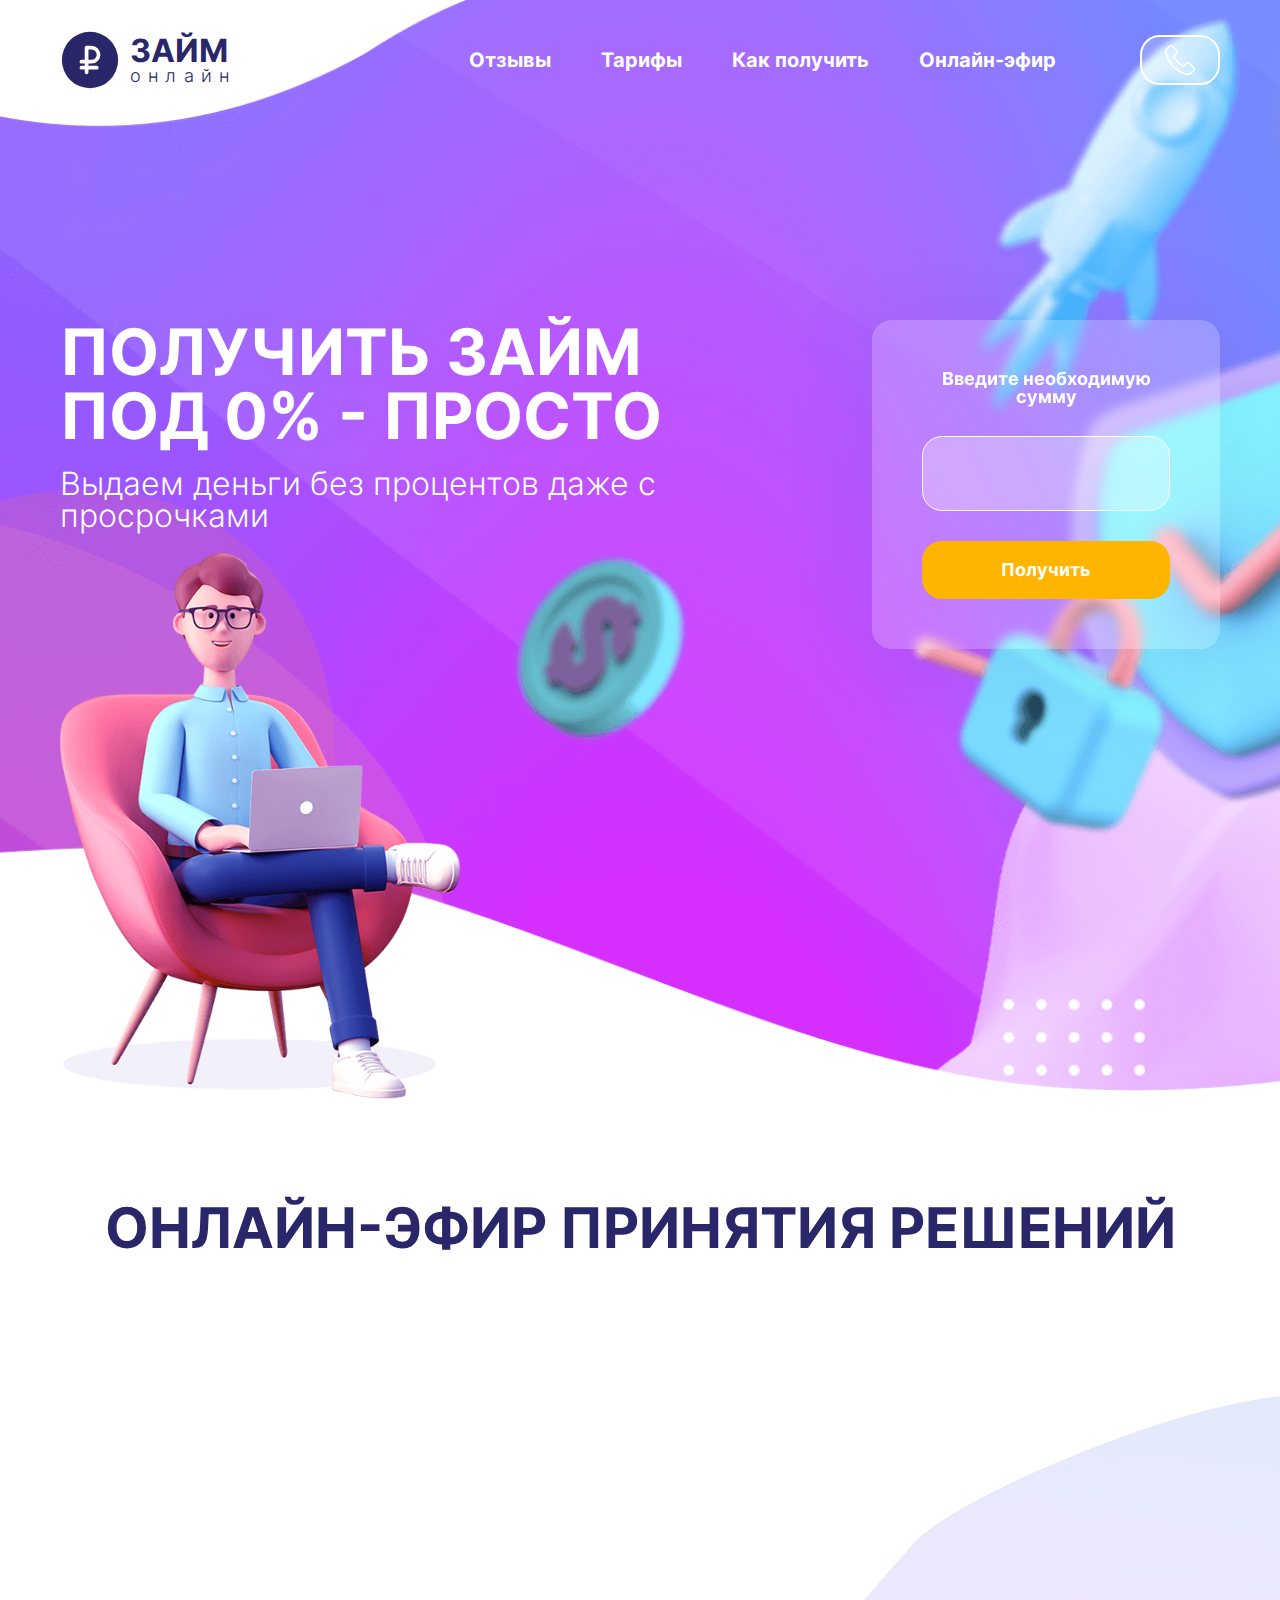
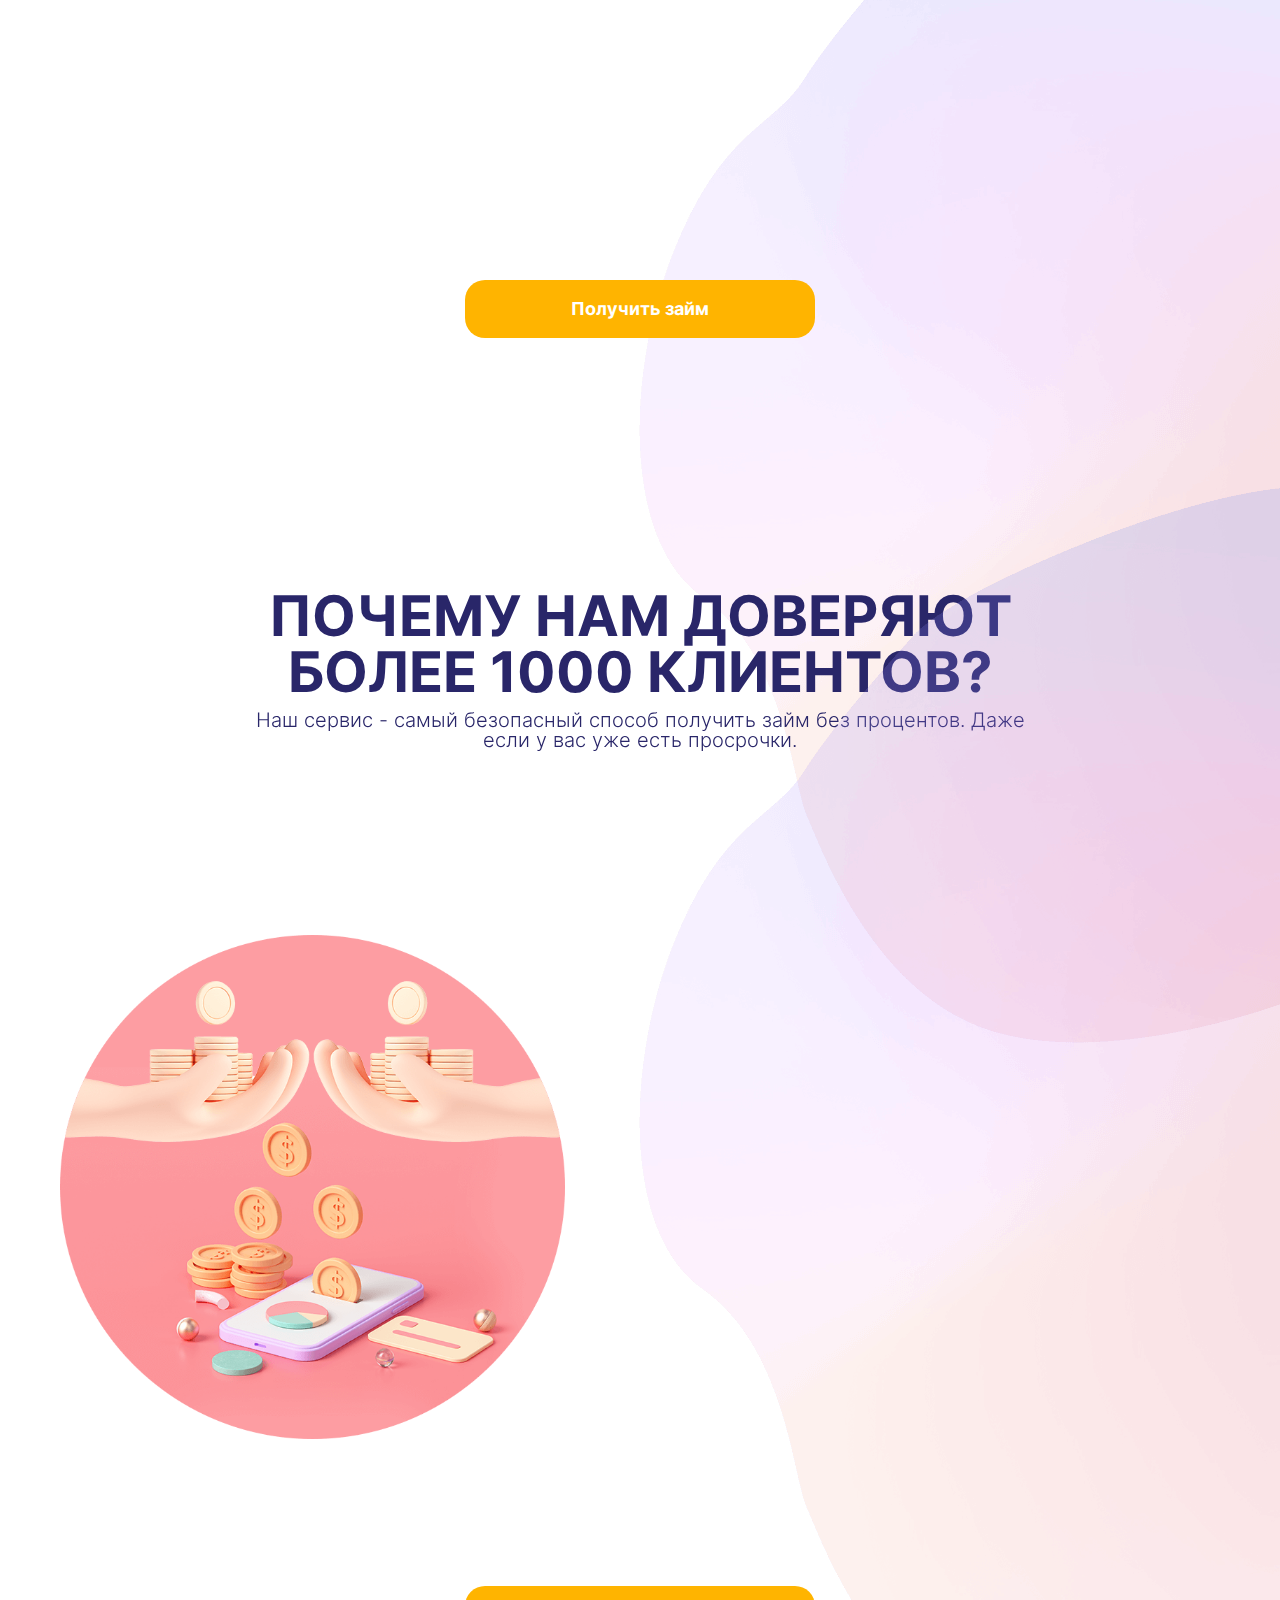
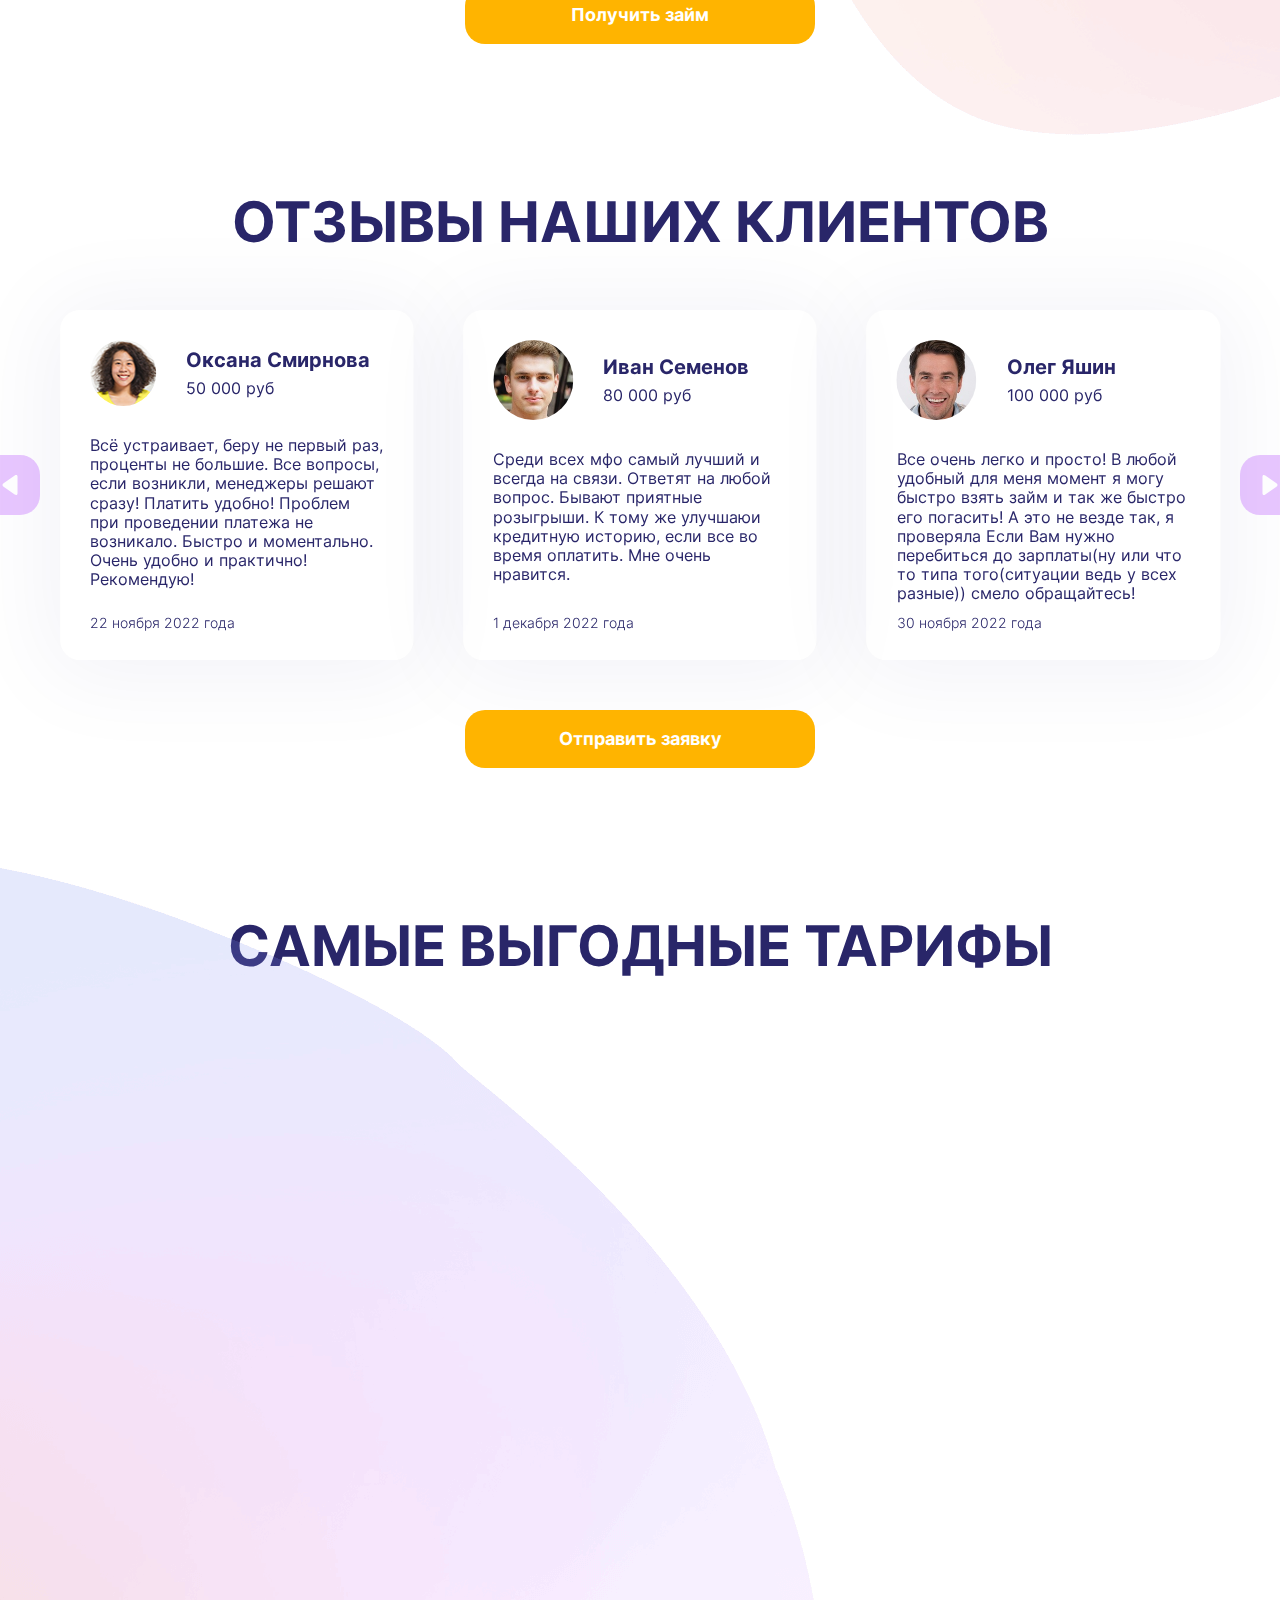
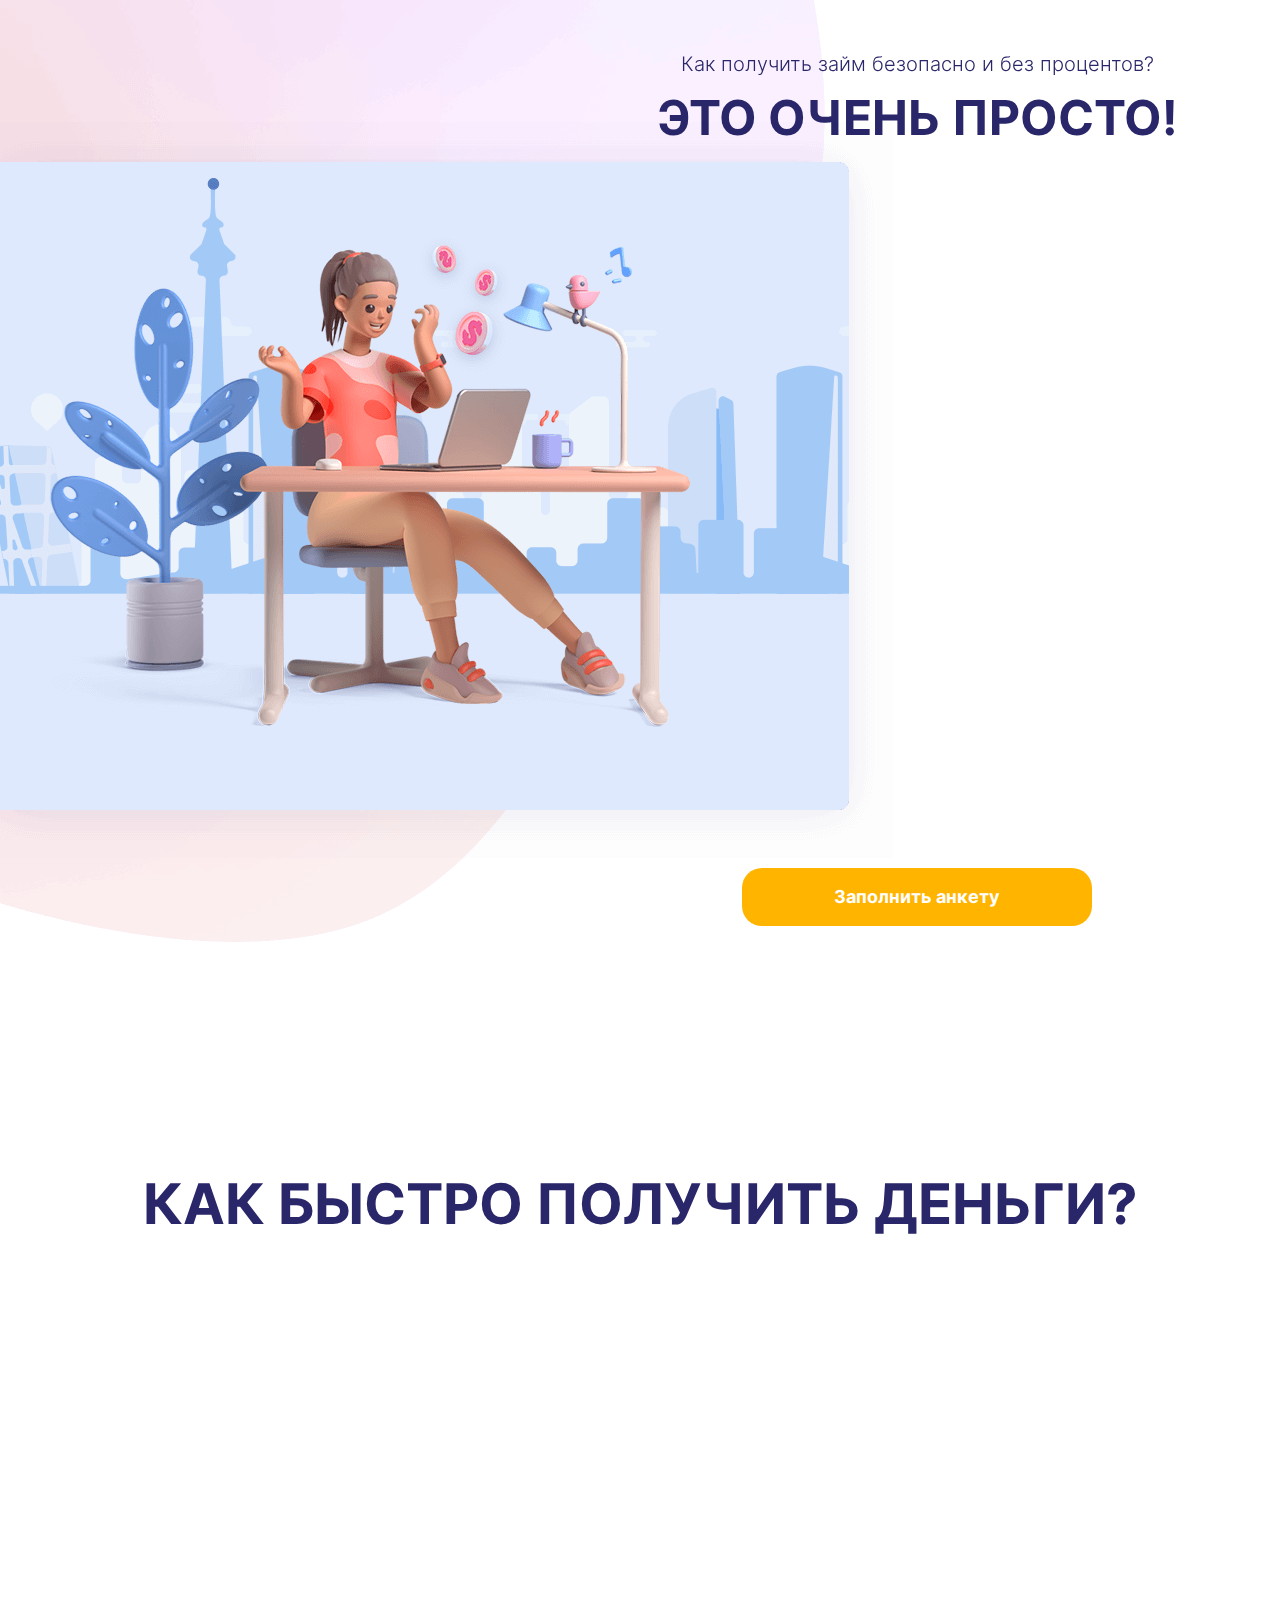
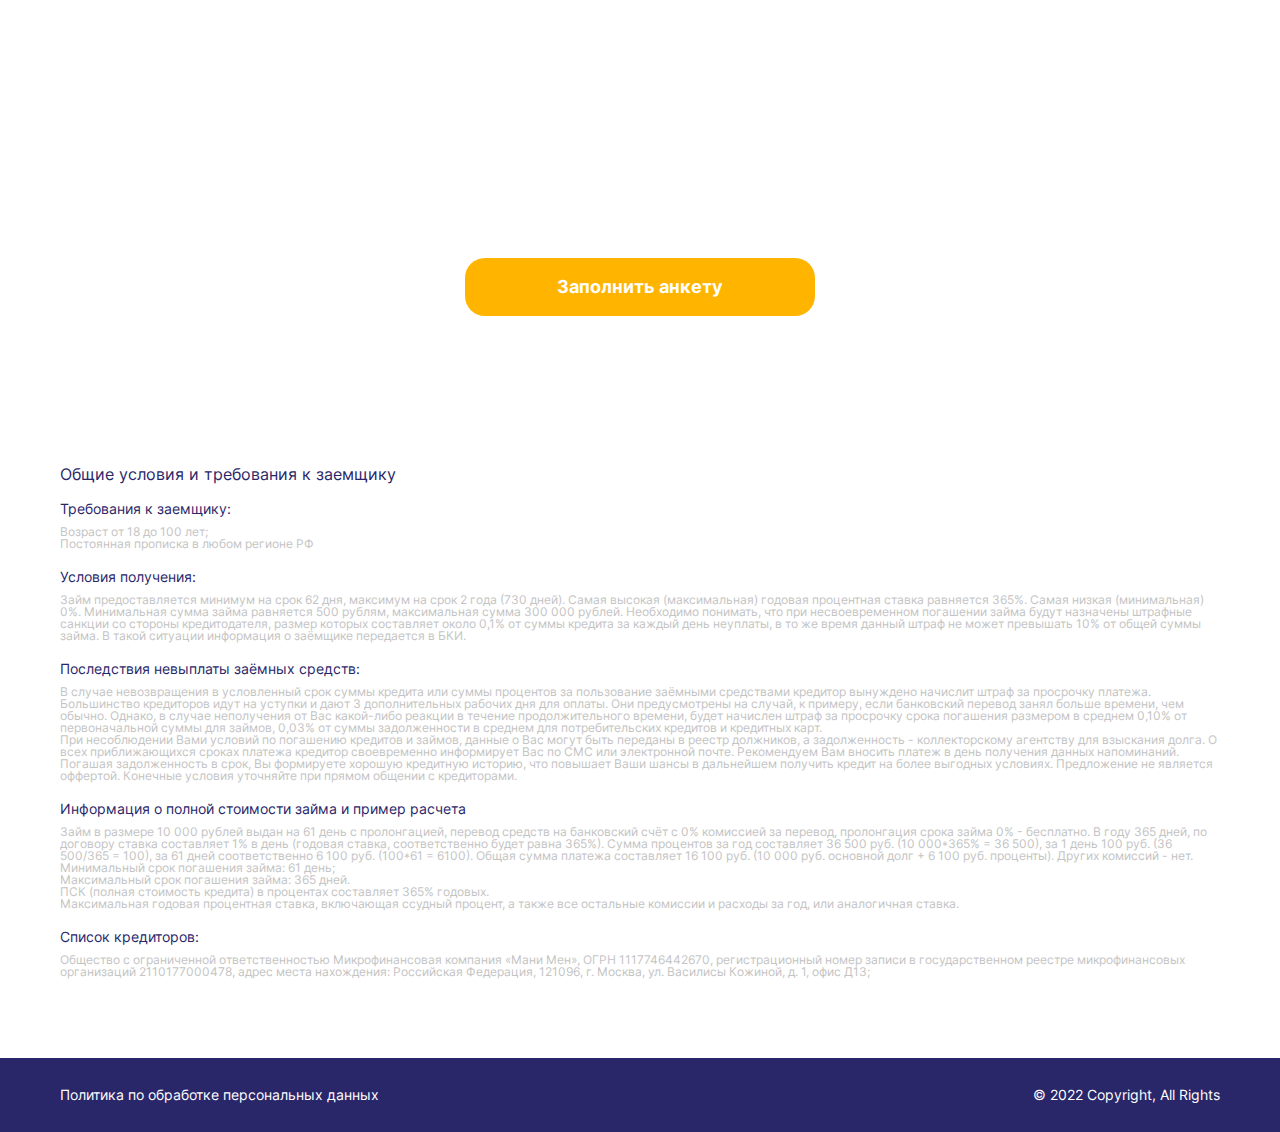
<file: index.html>
<!DOCTYPE html>
<html lang="en">
<head>
    <meta charset="UTF-8">
    <meta http-equiv="X-UA-Compatible" content="IE=edge">
    <meta name="viewport" content="width=device-width, initial-scale=1.0">
    <title>Document</title>
    <link rel="stylesheet" href="css/swiper-bundle.min.css">
    <link rel="stylesheet" href="css/style.css">
</head>
<body>
    
    <main class="main">
        <header class="header">
            <div class="container">
                <div class="header__wrapper">
                    <div class="header__logo">
                        <img src="img/icons/logo.svg" alt="">
                        <div class="header__logo-text">
                            <span class="bold">Займ</span>
                            <span class="small">онлайн</span>
                        </div>
                    </div>
                    <nav class="header__nav">
                        <ul>
                            <li><a href="#feedback">Отзывы</a></li>
                            <li><a href="#tariff">Тарифы</a></li>
                            <li><a href="#steps">Как получить</a></li>
                            <li><a href="#online">Онлайн-эфир</a></li>
                        </ul>
                    </nav>
                    <div class="header__button">
                        <a href="#" class="phone"></a>
                    </div>
                </div>
            </div>
        </header>

        <div class="container">
            <div class="main__wrapper">
                <div class="main__text">
                    <h1 class="white">Получить займ под 0% - просто</h1>
                    <h2 class="white">Выдаем деньги без процентов даже с просрочками</h2>
                    <img src="img/laptop-man.png" alt="">
                </div>
                <div class="main__form glass">
                    <h6>Введите необходимую сумму</h6>
                    <div class="main__form-input">
                        <input class="main-money" type="text" value="">
                    </div>
                    <a class="button" href="/form.html">Получить</a>
                </div>
            </div>
        </div>
    </main>

    <section id="online" class="online">
        <div class="container">
            <h3>Онлайн-эфир принятия решений</h3>
            <div class="online__wrapper">
                <div class="online__row glass animate-item">
                    <div class="online__row-item">
                        Заемщик
                    </div>
                    <div class="online__row-item">
                        Сумма
                    </div>
                    <div class="online__row-item">
                        Этап получения
                    </div>
                    <div class="online__row-item">
                        Тариф
                    </div>
                </div>
                <div class="online__row glass animate-item">
                    <div class="online__row-item">
                        <span class="person-name"></span>
                    </div>
                    <div class="online__row-item">
                        <span class="online-money"></span>
                    </div>
                    <div class="online__row-item">
                        <span class="online-status"></span>
                        <div class="online-steps"></div>
                    </div>
                    <div class="online__row-item">
                        <span class="online-persent"></span>
                        <span class="online-tariff"></span>
                    </div>
                </div>
                <div class="online__row glass animate-item">
                    <div class="online__row-item">
                        <span class="person-name"></span>
                    </div>
                    <div class="online__row-item">
                        <span class="online-money"></span>
                    </div>
                    <div class="online__row-item">
                        <span class="online-status"></span>
                        <div class="online-steps"></div>
                    </div>
                    <div class="online__row-item">
                        <span class="online-persent"></span>
                        <span class="online-tariff"></span>
                    </div>
                </div>
                <div class="online__row glass animate-item">
                    <div class="online__row-item">
                        <span class="person-name"></span>
                    </div>
                    <div class="online__row-item">
                        <span class="online-money"></span>
                    </div>
                    <div class="online__row-item">
                        <span class="online-status"></span>
                        <div class="online-steps"></div>
                    </div>
                    <div class="online__row-item">
                        <span class="online-persent"></span>
                        <span class="online-tariff"></span>
                    </div>
                </div>
            </div>
            <div class="buttons">
                <a href="/form.html" class="button">Получить займ</a>
            </div>
        </div>
        <div class="online-bg">
            <img src="img/advbg.png" alt="">
        </div>
    </section>

    <section class="adv">
        <div class="container">
            <h3>Почему нам доверяют более 1000 клиентов?</h3>
            <h4>Наш сервис - самый безопасный способ получить займ без процентов. Даже если у вас уже есть просрочки.</h4>
            <div class="adv__wrapper">
                <div class="adv__img">
                    <img src="img/about-img.png" alt="">
                </div>
                <div class="adv__list">
                    <div class="adv__list-item glass animate-item">
                        <div class="adv__list-img">
                            <img src="img/icons/about-icon-1.png" alt="">
                        </div>
                        <div class="adv__list-text">
                            <span class="bold">Самые выгодные условия</span>
                            <span class="small">Мы всегда готовы предложить вам самые выгодные условия</span>
                        </div>
                    </div>
                    <div class="adv__list-item glass animate-item">
                        <div class="adv__list-img">
                            <img src="img/icons/about-icon-2.png" alt="">
                        </div>
                        <div class="adv__list-text">
                            <span class="bold">Гарантия безопасности</span>
                            <span class="small">Более 1000 довольных клиентов. Гарантируем безопасность ваших данных</span>
                        </div>
                    </div>
                    <div class="adv__list-item glass animate-item">
                        <div class="adv__list-img">
                            <img src="img/icons/about-icon-3.png" alt="">
                        </div>
                        <div class="adv__list-text">
                            <span class="bold">Деньги на карте за 10 минут</span>
                            <span class="small">Произведем выплату займа на вашу карту за 10 минут</span>
                        </div>
                    </div>
                </div>
            </div>
        </div>
        <div class="buttons">
            <a class="button" href="/form.html">Получить займ</a>
        </div>
        <div class="adv-bg">
            <img src="img/advbg.png" alt="">
        </div>
    </section>

    <section id="feedback" class="feedback">
        <div class="container">
            <h3>Отзывы наших клиентов</h3>
            <div class="swiper">
                <div class="swiper-wrapper">
                    <div class="swiper-slide">
                        <div class="feedback__item glass">
                            <div class="feedback__item-info">
                                <img src="img/person/1.png" alt="">
                                <div class="feedback__item-info-name">
                                    <span class="name">Иван Семенов</span>
                                    <span class="summ">80 000 руб</span>
                                </div>
                            </div>
                            <div class="feedback__item-text">
                                <span class="feedback-text">
                                    Среди всех мфо самый лучший и всегда на связи. Ответят на любой вопрос. Бывают приятные розыгрыши. К тому же улучшаюи кредитную историю, если все во время оплатить. Мне очень нравится.
                                </span>
                                <span class="feedback-date">1 декабря 2022 года</span>
                            </div>
                        </div>
                    </div>
                    <div class="swiper-slide">
                        <div class="feedback__item glass">
                            <div class="feedback__item-info">
                                <img src="img/person/2.png" alt="">
                                <div class="feedback__item-info-name">
                                    <span class="name">Олег Яшин</span>
                                    <span class="summ">100 000 руб</span>
                                </div>
                            </div>
                            <div class="feedback__item-text">
                                <span class="feedback-text">
                                    Все очень легко и просто! В любой удобный для меня момент я могу быстро взять займ и так же быстро его погасить! А это не везде так, я проверяла Если Вам нужно перебиться до зарплаты(ну или что то типа того(ситуации ведь у всех разные)) смело обращайтесь!
                                </span>
                                <span class="feedback-date">30 ноября 2022 года</span>
                            </div>
                        </div>
                    </div>
                    <div class="swiper-slide">
                        <div class="feedback__item glass">
                            <div class="feedback__item-info">
                                <img src="img/person/3.png" alt="">
                                <div class="feedback__item-info-name">
                                    <span class="name">Ольга Петрова</span>
                                    <span class="summ">5 000 руб</span>
                                </div>
                            </div>
                            <div class="feedback__item-text">
                                <span class="feedback-text">
                                    Хороший безусловно сервис для того сто бы перезанять в неожиданных ситуациях. Главное вовремя возвращать деньги и недопускать просрочки. Прекрасный сервис где всегда помогут и придут быстро на выручку. Всем советую. 
                                </span>
                                <span class="feedback-date">23 ноября 2022 года</span>
                            </div>
                        </div>
                    </div>
                    <div class="swiper-slide">
                        <div class="feedback__item glass">
                            <div class="feedback__item-info">
                                <img src="img/person/4.png" alt="">
                                <div class="feedback__item-info-name">
                                    <span class="name">Оксана Смирнова</span>
                                    <span class="summ">50 000 руб</span>
                                </div>
                            </div>
                            <div class="feedback__item-text">
                                <span class="feedback-text">
                                    Всё устраивает, беру не первый раз, проценты не большие. Все вопросы, если возникли, менеджеры решают сразу! Платить удобно! Проблем при проведении платежа не возникало. Быстро и моментально. Очень удобно и практично! Рекомендую!
                                </span>
                                <span class="feedback-date">22 ноября 2022 года</span>
                            </div>
                        </div>
                    </div>
                </div>
                <div class="swiper-prev"></div>
                <div class="swiper-next"></div>
            </div>
            <div class="buttons">
                <a href="/form.html" class="button">Отправить заявку</a>
            </div>
        </div>
    </section>

    <section id="tariff" class="tariff">
        <div class="container">
            <h3>Самые выгодные тарифы</h3>
            <div class="tariff__wrapper">
                <div class="tariff__item glass animate-item">
                    <div class="tariff__item-main">
                        <span class="money">до 30 000 руб.</span>
                        <span class="persent">от 0%</span>
                    </div>
                    <h6>Стартовый</h6>
                    <span class="inform">
                        Подойдет для небольшого займа для срочной покупки
                    </span>
                    <ul>
                        <li>Первый пункт</li>
                        <li>Второй пункт</li>
                        <li>Третий пункт</li>
                    </ul>
                    <a href="#" class="button">Получить</a>
                </div>
                <div class="tariff__item glass animate-item">
                    <div class="tariff__item-main">
                        <span class="money">до 60 000 руб.</span>
                        <span class="persent">от 0.25%</span>
                    </div>
                    <h6>Продвинутый</h6>
                    <span class="inform">
                        На ремонт дома или покупку техники. Поможет решить бытовые вопросы и не только
                    </span>
                    <ul>
                        <li>Первый пункт</li>
                        <li>Второй пункт</li>
                        <li>Третий пункт</li>
                    </ul>
                    <a href="#" class="button">Получить</a>
                </div>
                <div class="tariff__item glass animate-item">
                    <div class="tariff__item-main">
                        <span class="money">до 100 000 руб.</span>
                        <span class="persent">от 0.5%</span>
                    </div>
                    <h6>Профессиональный</h6>
                    <span class="inform">
                        Деньги на любые цели от покупки билетов для путешествия до помощи в решении проблем бизнеса
                    </span>
                    <ul>
                        <li>Первый пункт</li>
                        <li>Второй пункт</li>
                        <li>Третий пункт</li>
                    </ul>
                    <a href="/form.html" class="button">Получить</a>
                </div>
            </div>
        </div>
        <div class="tariff-bg">
            <img src="img/use-bg.png" alt="">
        </div>
    </section>

    <section id="steps" class="steps">
        <div class="container">
            <div class="steps__wrapper">
                <div class="steps__img">
                    <img src="img/use-img.png" alt="">
                </div>
                <div class="steps__info">
                    <h4>Как получить займ безопасно и без процентов?</h4>
                    <h3>Это очень просто!</h3>
                    <div class="steps__items">
                        <div class="steps__item glass animate-item">
                            <div class="steps__item-img">
                                <img src="img/icons/use-icon-1.png" alt="">
                            </div>
                            <div class="steps__item-info">
                                <span class="step">1 шаг</span>
                                <span class="text">Заполняете анкету</span>
                            </div>
                        </div>
                        <div class="steps__item glass animate-item">
                            <div class="steps__item-img">
                                <img src="img/icons/about-icon-1.png" alt="">
                            </div>
                            <div class="steps__item-info">
                                <span class="step">2 шаг</span>
                                <span class="text">Выбираете тариф</span>
                            </div>
                        </div>
                        <div class="steps__item glass animate-item">
                            <div class="steps__item-img">
                                <img src="img/icons/use-icon-3.png" alt="">
                            </div>
                            <div class="steps__item-info">
                                <span class="step">3 шаг</span>
                                <span class="text">Получаете деньги</span>
                            </div>
                        </div>
                    </div>
                    <div class="buttons">
                        <a href="/form.html" class="button">Заполнить анкету</a>
                    </div>
                </div>
            </div>
        </div>
    </section>

    <section class="fast">
        <div class="container">
            <h3>Как быстро получить деньги?</h3>
            <div class="fast__wrapper">
                <div class="fast__item glass animate-item">
                    <div class="current-time"></div>
                    <span class="small">оставляете заявку</span>
                </div>
                <div class="fast__item glass animate-item">
                    <div class="resol-time"></div>
                    <span class="small">одобряем анкету</span>
                </div>
                <div class="fast__item glass animate-item">
                    <div class="money-time"></div>
                    <span class="small">получаете деньги</span>
                </div>
                <div class="fast__item glass animate-item">
                    <span class="big">1000+</span>
                    <span class="small">довольных клиентов</span>
                </div>
                <div class="fast__item glass animate-item">
                    <span class="big">24/7</span>
                    <span class="small">работаем круглосуточно</span>
                </div>
                <div class="fast__item glass animate-item">
                    <span class="big">0%</span>
                    <span class="small">ставка на займ</span>
                </div>
            </div>
            <div class="buttons">
                <a href="/form.html" class="button">Заполнить анкету</a>
            </div>
        </div>
    </section>

    <section id="info" class="info">
        <div class="container">
            <h6>Общие условия и требования к заемщику</h6>
            <span class="info-bold">Требования к заемщику:</span>
            <p>Возраст от 18 до 100 лет;</p>
            <p>Постоянная прописка в любом регионе РФ</p>
            <span class="info-bold">Условия получения:</span>
            <p>Займ предоставляется минимум на срок 62 дня, максимум на срок 2 года (730 дней). Самая высокая (максимальная) годовая процентная ставка равняется 365%. Самая низкая (минимальная) 0%. Минимальная сумма займа равняется 500 рублям, максимальная сумма 300 000 рублей. Необходимо понимать, что при несвоевременном погашении займа будут назначены штрафные санкции со стороны кредитодателя, размер которых составляет около 0,1% от суммы кредита за каждый день неуплаты, в то же время данный штраф не может превышать 10% от общей суммы займа. В такой ситуации информация о заёмщике передается в БКИ.</p>
            <span class="info-bold">Последствия невыплаты заёмных средств:</span>
            <p>В случае невозвращения в условленный срок суммы кредита или суммы процентов за пользование заёмными средствами кредитор вынуждено начислит штраф за просрочку платежа. Большинство кредиторов идут на уступки и дают 3 дополнительных рабочих дня для оплаты. Они предусмотрены на случай, к примеру, если банковский перевод занял больше времени, чем обычно. Однако, в случае неполучения от Вас какой-либо реакции в течение продолжительного времени, будет начислен штраф за просрочку срока погашения размером в среднем 0,10% от первоначальной суммы для займов, 0,03% от суммы задолженности в среднем для потребительских кредитов и кредитных карт.</p>
            <p>При несоблюдении Вами условий по погашению кредитов и займов, данные о Вас могут быть переданы в реестр должников, а задолженность - коллекторскому агентству для взыскания долга. О всех приближающихся сроках платежа кредитор своевременно информирует Вас по СМС или электронной почте. Рекомендуем Вам вносить платеж в день получения данных напоминаний. Погашая задолженность в срок, Вы формируете хорошую кредитную историю, что повышает Ваши шансы в дальнейшем получить кредит на более выгодных условиях. Предложение не является оффертой. Конечные условия уточняйте при прямом общении с кредиторами.</p>
            <span class="info-bold">Информация о полной стоимости займа и пример расчета</span>
            <p>Займ в размере 10 000 рублей выдан на 61 день с пролонгацией, перевод средств на банковский счёт с 0% комиссией за перевод, пролонгация срока займа 0% - бесплатно. В году 365 дней, по договору ставка составляет 1% в день (годовая ставка, соответственно будет равна 365%). Сумма процентов за год составляет 36 500 руб. (10 000*365% = 36 500), за 1 день 100 руб. (36 500/365 = 100), за 61 дней соответственно 6 100 руб. (100*61 = 6100). Общая сумма платежа составляет 16 100 руб. (10 000 руб. основной долг + 6 100 руб. проценты). Других комиссий - нет. <br>
                Минимальный срок погашения займа: 61 день; <br>
                Максимальный срок погашения займа: 365 дней. <br>
                ПСК (полная стоимость кредита) в процентах составляет 365% годовых. <br>
                Максимальная годовая процентная ставка, включающая ссудный процент, а также все остальные комиссии и расходы за год, или аналогичная ставка.
            </p>
            <span class="info-bold">Список кредиторов:</span>
            <p>Общество с ограниченной ответственностью Микрофинансовая компания «Мани Мен», ОГРН 1117746442670, регистрационный номер записи в государственном реестре микрофинансовых организаций 2110177000478, адрес места нахождения: Российская Федерация, 121096, г. Москва, ул. Василисы Кожиной, д. 1, офис Д13;</p>
        </div>
    </section>

    <footer class="footer">
        <div class="container">
            <div class="footer__wrapper">
                <a href="#">Политика по обработке персональных данных</a>
                <span class="copyright">© 2022 Copyright, All Rights</span>
            </div>
        </div>
    </footer>

    <a href="#" class="up"></div>

    <script src="js/swiper-bundle.min.js"></script>
    <script src="js/main.js"></script>
</body>
</html>
</file>
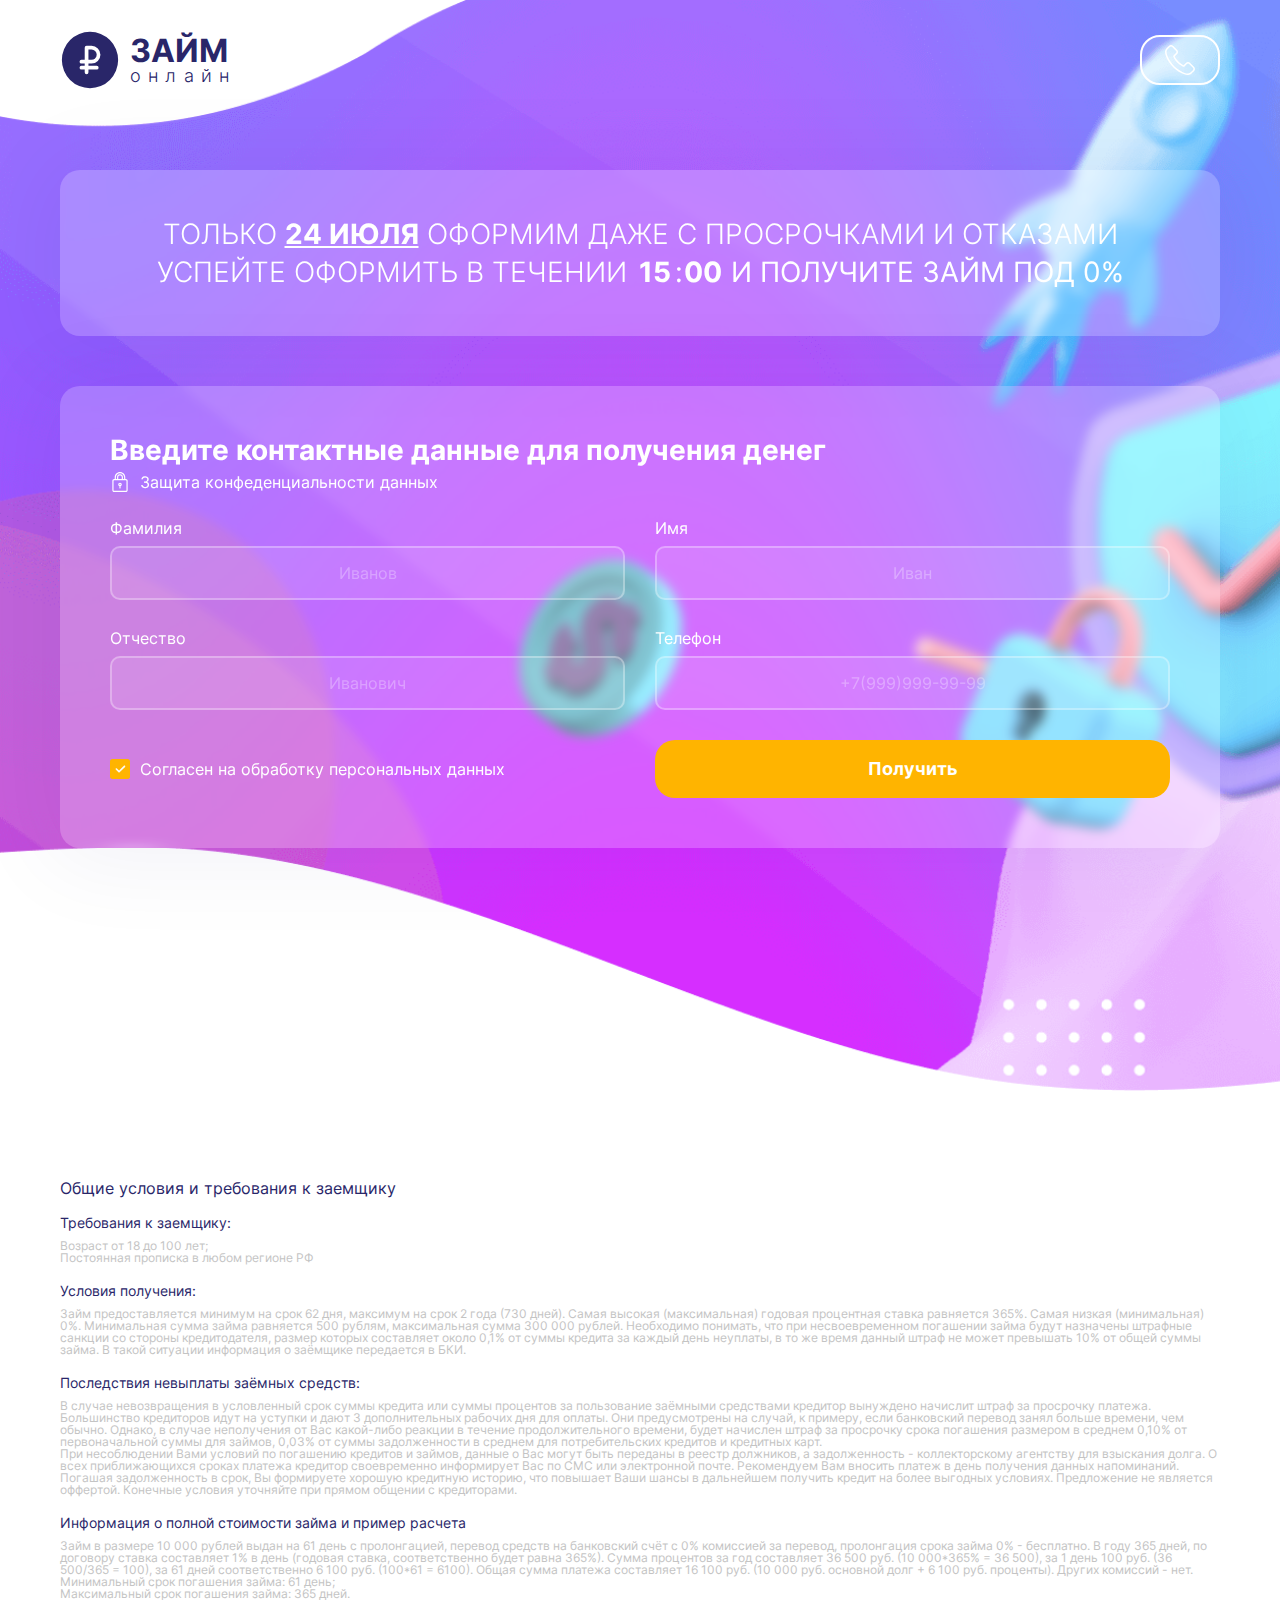
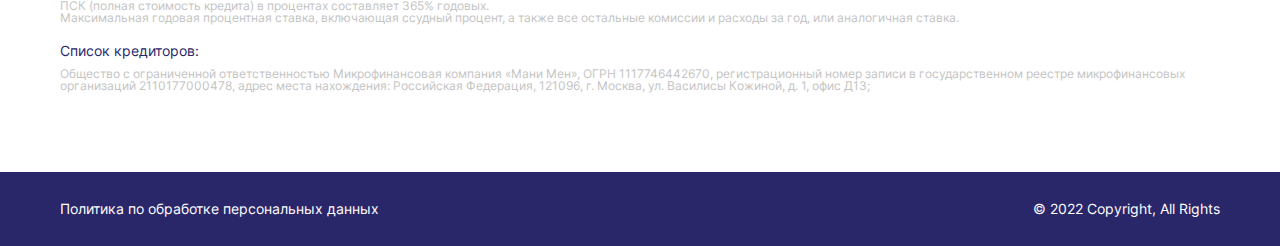
<file: form.html>
<!DOCTYPE html>
<html lang="en">
<head>
    <meta charset="UTF-8">
    <meta http-equiv="X-UA-Compatible" content="IE=edge">
    <meta name="viewport" content="width=device-width, initial-scale=1.0">
    <title>Форма</title>
    <link rel="stylesheet" href="css/style.css">
</head>
<body>

    <section class="form">
        <header class="header">
            <div class="container">
                <div class="header__wrapper">
                    <div class="header__logo">
                        <img src="img/icons/logo.svg" alt="">
                        <div class="header__logo-text">
                            <span class="bold">Займ</span>
                            <span class="small">онлайн</span>
                        </div>
                    </div>
                    <div class="header__button">
                        <a href="#" class="phone"></a>
                    </div>
                </div>
            </div>
        </header>

        <div class="container">
            <div class="form__info glass">
                <h4>Только <span class="today bold"></span> оформим даже с просрочками и отказами</h4>
                <h5>Успейте оформить в течении <span class="timer bold"><span class="timer-min bold">15</span>:<span class="timer-sec bold">00</span></span> <span class="bold">и получите займ под 0%</span></h5>
            </div>

            <form class="glass" action="">
                <h6>Введите контактные данные для получения денег</h6>
                <span class="safe">Защита конфеденциальности данных</span>
                <div class="form__wrapper">
                    <div class="form__item">
                        <label for="subname">Фамилия</label>
                        <input type="text" id="subname" class="name" placeholder="Иванов" required>
                    </div>
                    <div class="form__item">
                        <label for="name">Имя</label>
                        <input type="text" id="name" class="name" placeholder="Иван" required>
                    </div>
                    <div class="form__item">
                        <label for="thirdname">Отчество</label>
                        <input type="text" id="thirdname" class="name" placeholder="Иванович" required>
                    </div>
                    <div class="form__item">
                        <label for="phone">Телефон</label>
                        <input type="tel" id="phone" class="phone" placeholder="+7(999)999-99-99" required>
                    </div>
                    <div class="form__item">
                        <span class="police">Согласен на <a href="#">обработку персональных данных</a></span>
                    </div>
                    <div class="form__item">
                        <button type="submit" class="button">Получить</button>
                    </div>
                    </div>
            </form>
        </div>
    </section>

    <section class="info">
        <div class="container">
            <h6>Общие условия и требования к заемщику</h6>
            <span class="info-bold">Требования к заемщику:</span>
            <p>Возраст от 18 до 100 лет;</p>
            <p>Постоянная прописка в любом регионе РФ</p>
            <span class="info-bold">Условия получения:</span>
            <p>Займ предоставляется минимум на срок 62 дня, максимум на срок 2 года (730 дней). Самая высокая (максимальная) годовая процентная ставка равняется 365%. Самая низкая (минимальная) 0%. Минимальная сумма займа равняется 500 рублям, максимальная сумма 300 000 рублей. Необходимо понимать, что при несвоевременном погашении займа будут назначены штрафные санкции со стороны кредитодателя, размер которых составляет около 0,1% от суммы кредита за каждый день неуплаты, в то же время данный штраф не может превышать 10% от общей суммы займа. В такой ситуации информация о заёмщике передается в БКИ.</p>
            <span class="info-bold">Последствия невыплаты заёмных средств:</span>
            <p>В случае невозвращения в условленный срок суммы кредита или суммы процентов за пользование заёмными средствами кредитор вынуждено начислит штраф за просрочку платежа. Большинство кредиторов идут на уступки и дают 3 дополнительных рабочих дня для оплаты. Они предусмотрены на случай, к примеру, если банковский перевод занял больше времени, чем обычно. Однако, в случае неполучения от Вас какой-либо реакции в течение продолжительного времени, будет начислен штраф за просрочку срока погашения размером в среднем 0,10% от первоначальной суммы для займов, 0,03% от суммы задолженности в среднем для потребительских кредитов и кредитных карт.</p>
            <p>При несоблюдении Вами условий по погашению кредитов и займов, данные о Вас могут быть переданы в реестр должников, а задолженность - коллекторскому агентству для взыскания долга. О всех приближающихся сроках платежа кредитор своевременно информирует Вас по СМС или электронной почте. Рекомендуем Вам вносить платеж в день получения данных напоминаний. Погашая задолженность в срок, Вы формируете хорошую кредитную историю, что повышает Ваши шансы в дальнейшем получить кредит на более выгодных условиях. Предложение не является оффертой. Конечные условия уточняйте при прямом общении с кредиторами.</p>
            <span class="info-bold">Информация о полной стоимости займа и пример расчета</span>
            <p>Займ в размере 10 000 рублей выдан на 61 день с пролонгацией, перевод средств на банковский счёт с 0% комиссией за перевод, пролонгация срока займа 0% - бесплатно. В году 365 дней, по договору ставка составляет 1% в день (годовая ставка, соответственно будет равна 365%). Сумма процентов за год составляет 36 500 руб. (10 000*365% = 36 500), за 1 день 100 руб. (36 500/365 = 100), за 61 дней соответственно 6 100 руб. (100*61 = 6100). Общая сумма платежа составляет 16 100 руб. (10 000 руб. основной долг + 6 100 руб. проценты). Других комиссий - нет. <br>
                Минимальный срок погашения займа: 61 день; <br>
                Максимальный срок погашения займа: 365 дней. <br>
                ПСК (полная стоимость кредита) в процентах составляет 365% годовых. <br>
                Максимальная годовая процентная ставка, включающая ссудный процент, а также все остальные комиссии и расходы за год, или аналогичная ставка.
            </p>
            <span class="info-bold">Список кредиторов:</span>
            <p>Общество с ограниченной ответственностью Микрофинансовая компания «Мани Мен», ОГРН 1117746442670, регистрационный номер записи в государственном реестре микрофинансовых организаций 2110177000478, адрес места нахождения: Российская Федерация, 121096, г. Москва, ул. Василисы Кожиной, д. 1, офис Д13;</p>
        </div>
    </section>

    <section class="footer">
        <div class="container">
            <div class="footer__wrapper">
                <a href="#">Политика по обработке персональных данных</a>
                <span class="copyright">© 2022 Copyright, All Rights</span>
            </div>
        </div>
    </section>

    <script src="js/form.js"></script>
</body>
</html>
</file>
<file: css/style.css>
* {
  margin: 0;
  padding: 0;
  font-size: 1em;
  box-sizing: border-box;
  color: #292669;
  font-family: 'Inter-Regular';
  font-weight: normal;
  line-height: 100%;
  scroll-behavior: smooth;
}
li {
  list-style: none;
}
a {
  text-decoration: none;
}
img {
  max-width: 100%;
}
body {
  position: relative;
}
@font-face {
  font-family: 'Inter-Regular';
  src: url(../fonts/Inter-Regular.ttf);
  font-display: swap;
}
@font-face {
  font-family: 'Inter-Bold';
  src: url(../fonts/Inter-Bold.ttf);
  font-display: swap;
}
@font-face {
  font-family: 'Inter-Light';
  src: url(../fonts/Inter-Light.ttf);
  font-display: swap;
}
.container {
  max-width: 1200px;
  margin: 0px auto;
  padding: 0px 20px;
}
.white {
  color: #fff;
}
.glass {
  background: rgba(255, 255, 255, 0.2);
  backdrop-filter: blur(5px);
  box-shadow: 0px 5px 89.61px 13.39px rgba(23, 29, 113, 0.05);
}
input {
  border: none;
  border-radius: 20px;
  padding: 15px 30px;
  max-width: 100%;
  outline: none;
  text-align: center;
}
h3 {
  text-align: center;
  font-size: 3.5em;
  margin-bottom: 10px;
  text-transform: uppercase;
  font-family: 'Inter-Bold';
  font-weight: normal;
  line-height: 100%;
}
h4 {
  text-align: center;
  font-size: 1.25em;
  font-family: 'Inter-Light';
  font-weight: normal;
  line-height: 100%;
}
.buttons {
  display: flex;
  align-items: center;
  justify-content: center;
  padding: 50px 0px;
}
button.button {
  display: block;
  text-align: center;
  min-width: 100%;
  background: #ffb400;
  color: #fff;
  border: none;
  padding: 20px 0px;
  border-radius: 20px;
  font-size: 1.125em;
  font-family: 'Inter-Bold';
  font-weight: normal;
  line-height: 100%;
  position: relative;
  z-index: 30;
}
a.button {
  display: block;
  text-align: center;
  min-width: 350px;
  background: #ffb400;
  color: #fff;
  padding: 20px 0px;
  border-radius: 20px;
  font-size: 1.125em;
  font-family: 'Inter-Bold';
  font-weight: normal;
  line-height: 100%;
  position: relative;
  z-index: 30;
}
.up {
  position: fixed;
  bottom: 50px;
  right: 50px;
  width: 50px;
  height: 50px;
  border-radius: 50%;
  background: #B347FF url(../img/icons/arrow.svg) no-repeat center;
  background-size: 20px 20px;
  transform: rotate(-90deg);
  opacity: 0;
  z-index: 100;
  transition: 0.3s all linear;
}
.up:hover {
  opacity: 1;
}
.header__wrapper {
  display: flex;
  align-items: center;
  justify-content: space-between;
  padding: 30px 0px;
}
.header__logo {
  flex: 0 1 10%;
  display: flex;
  align-items: center;
}
.header__logo img {
  max-width: 60px;
  margin-right: 10px;
}
.header__logo span {
  display: block;
}
.header__logo span.bold {
  font-family: 'Inter-Bold';
  font-weight: normal;
  line-height: 100%;
  text-transform: uppercase;
  font-size: 2em;
}
.header__logo span.small {
  font-family: 'Inter-Light';
  font-weight: normal;
  line-height: 100%;
  font-size: 1.125em;
  letter-spacing: 0.4em;
}
.header__nav {
  flex: 0 1 75%;
  display: flex;
  justify-content: flex-end;
}
.header__nav ul {
  display: flex;
  align-items: center;
  justify-content: center;
}
.header__nav ul li a {
  font-family: 'Inter-Bold';
  font-weight: normal;
  line-height: 100%;
  font-size: 1.25em;
  color: #fff;
  margin-left: 50px;
}
.header__button {
  flex: 0 1 15%;
}
.header__button a.phone {
  display: block;
  margin-left: auto;
  width: 80px;
  height: 50px;
  border-radius: 20px;
  border: 2px solid #fff;
  background: rgba(255, 255, 255, 0.2) url(../img/icons/phone.svg) no-repeat center;
  background-size: 30px 30px;
}
.main {
  background: url(../img/mainbg.png) no-repeat center;
  background-size: cover;
  min-height: 1100px;
}
.main__wrapper {
  margin-top: 200px;
  display: grid;
  grid-template-columns: 70% 30%;
}
.main__text {
  max-width: 650px;
  position: relative;
}
.main__text h1 {
  text-transform: uppercase;
  font-size: 4em;
  font-family: 'Inter-Bold';
  font-weight: normal;
  line-height: 100%;
  margin-bottom: 20px;
}
.main__text h2 {
  font-size: 2em;
  font-family: 'Inter-Light';
  font-weight: normal;
  line-height: 100%;
}
.main__text img {
  position: absolute;
  bottom: -450px;
  left: 0;
  max-width: 400px;
}
.main__form {
  border-radius: 20px;
  padding: 50px;
  text-align: center;
}
.main__form h6 {
  text-align: center;
  color: #fff;
  font-size: 1.125em;
  font-family: 'Inter-Bold';
  font-weight: normal;
  line-height: 100%;
  margin-bottom: 30px;
}
.main__form input {
  text-align: center;
  font-size: 3em;
  padding: 7px 0px;
  font-family: 'Inter-Bold';
  font-weight: normal;
  line-height: 100%;
  margin-bottom: 30px;
  color: #fff;
  border: 1px solid #fff;
  background: rgba(255, 255, 255, 0.3);
}
.main__form a.button {
  min-width: 100%;
  max-width: 100%;
}
.adv {
  padding: 100px 0px 50px 0px;
  position: relative;
}
.adv-bg {
  position: absolute;
  right: 0;
  top: 0;
  pointer-events: none;
}
.adv-bg img {
  pointer-events: none;
}
.adv h3,
.adv h4 {
  max-width: 800px;
  margin: 0px auto 10px auto;
}
.adv__wrapper {
  display: grid;
  align-items: center;
  grid-template-columns: 1fr 1.2fr;
  grid-column-gap: 50px;
  padding: 80px 0px 0px 0px;
}
.adv__list-item {
  display: flex;
  align-items: center;
  margin-bottom: 30px;
  padding: 30px;
  border-radius: 20px;
  opacity: 0;
  transform: translateY(50px);
  transition: 0.3s all ease-in-out;
}
.adv__list-img img {
  margin-right: 20px;
  max-width: 150px;
}
.adv__list-text span.bold {
  display: block;
  font-family: 'Inter-Bold';
  font-weight: normal;
  line-height: 100%;
  font-size: 1.75em;
  margin-bottom: 20px;
}
.feedback {
  padding: 50px 0px 50px 0px;
  overflow: hidden;
}
.feedback h3 {
  margin-bottom: 60px;
}
.feedback .swiper {
  padding: 0px;
  overflow: visible;
}
.feedback .swiper-slide {
  opacity: 0;
  transition: 0.3s all linear;
}
.feedback .swiper-slide-prev,
.feedback .swiper-slide-next,
.feedback .swiper-slide-active {
  opacity: 1;
}
.feedback__item {
  padding: 30px;
  border-radius: 20px;
  min-height: 350px;
  position: relative;
}
.feedback__item-info {
  display: flex;
  align-items: center;
  margin-bottom: 30px;
}
.feedback__item-info img {
  border-radius: 50%;
  max-width: 80px;
  margin-right: 30px;
}
.feedback__item-info-name {
  display: flex;
  flex-direction: column;
}
.feedback__item-info-name span.name {
  font-size: 1.25em;
  font-family: 'Inter-Bold';
  font-weight: normal;
  line-height: 100%;
  margin-bottom: 10px;
}
.feedback__item-text span.feedback-text {
  line-height: 120%;
}
.feedback__item-text span.feedback-date {
  display: block;
  font-family: 'Inter-Light';
  font-weight: normal;
  line-height: 100%;
  position: absolute;
  bottom: 30px;
  left: 30px;
  font-size: 0.875em;
}
.feedback .swiper-prev,
.feedback .swiper-next {
  width: 60px;
  height: 60px;
  position: absolute;
  top: 50%;
  transform: translateY(-50%);
  background: #B347FF url(../img/icons/arrow.svg) no-repeat center;
  background-size: 20px 20px;
  border-radius: 20px;
  z-index: 50;
  cursor: pointer;
  opacity: 0.3;
  transition: 0.3s all linear;
}
.feedback .swiper-prev:hover,
.feedback .swiper-next:hover {
  opacity: 1;
}
.feedback .swiper-prev {
  left: -80px;
  transform: translateY(-50%) rotate(180deg);
}
.feedback .swiper-next {
  right: -80px;
}
.tariff {
  padding: 50px 0px 0px 0px;
  position: relative;
}
.tariff-bg {
  position: absolute;
  top: 0;
  left: 0;
  pointer-events: none;
}
.tariff__wrapper {
  display: grid;
  grid-template-columns: repeat(3, 1fr);
  grid-gap: 50px;
  align-items: center;
  padding-top: 60px;
  max-width: 100%;
}
.tariff__item {
  padding: 90px 30px 30px 30px;
  border-radius: 20px;
  background: rgba(179, 71, 255, 0.1);
  border: 15px solid #ffffff;
  position: relative;
  opacity: 0;
  transform: translateY(50px);
  transition: 0.3s all ease-in-out;
}
.tariff__item a.button {
  min-width: 100%;
  max-width: 100%;
}
.tariff__item-main {
  position: absolute;
  padding: 20px 10px 20px 25px;
  right: 0;
  top: 0;
  border-radius: 0px 0px 0px 20px;
  background: rgba(179, 71, 255, 0.3);
  text-align: right;
}
.tariff__item-main span {
  display: block;
  color: #fff;
  font-family: 'Inter-Bold';
  font-weight: normal;
  line-height: 100%;
}
.tariff__item-main span.money {
  margin-bottom: 10px;
}
.tariff__item h6 {
  font-family: 'Inter-Bold';
  font-weight: normal;
  line-height: 100%;
  margin-bottom: 30px;
  font-size: 1.5em;
}
.tariff__item span.inform {
  display: block;
  min-height: 80px;
}
.tariff__item ul {
  margin: 20px 0px 30px 0px;
}
.tariff__item ul li {
  position: relative;
  padding-left: 30px;
  margin: 10px 0px;
}
.tariff__item ul li:before {
  content: '';
  width: 20px;
  height: 20px;
  position: absolute;
  top: 50%;
  transform: translateY(-50%);
  left: 0;
  background: url(../img/icons/listok.svg) no-repeat center;
  background-size: cover;
}
.tariff__item:first-child {
  transition-delay: 0.3s;
}
.tariff__item:last-child {
  transition-delay: 0.6s;
}
.steps {
  padding: 150px 0px 100px 0px;
  position: relative;
}
.steps__wrapper {
  display: grid;
  grid-template-columns: 1fr 1.2fr;
  grid-gap: 50px;
  align-items: center;
}
.steps__img {
  min-height: 100%;
}
.steps__img img {
  position: absolute;
  top: 50%;
  transform: translateY(-50%);
  left: 0;
}
.steps__info h3 {
  max-width: 100%;
  font-size: 3em;
  margin-bottom: 50px;
}
.steps__info h4 {
  margin-bottom: 20px;
}
.steps__items {
  display: grid;
  grid-template-columns: 1fr;
  grid-row-gap: 30px;
}
.steps__item {
  display: flex;
  align-items: center;
  padding: 30px;
  border-radius: 20px;
  opacity: 0;
  transform: translateY(50px);
  transition: 0.3s all ease-in-out;
}
.steps__item-img img {
  max-width: 150px;
  margin-right: 20px;
}
.steps__item-info span {
  display: block;
}
.steps__item-info span.step {
  font-size: 1.125em;
  color: #B347FF;
  margin-bottom: 10px;
}
.steps__item-info span.text {
  font-size: 1.75em;
  font-family: 'Inter-Bold';
  font-weight: normal;
  line-height: 100%;
}
.online {
  padding: 100px 0px;
  position: relative;
}
.online-bg {
  position: absolute;
  right: 0;
  top: 30%;
  pointer-events: none;
}
.online__wrapper {
  display: grid;
  grid-template-columns: 1fr;
  grid-gap: 30px;
  padding-top: 60px;
}
.online__row {
  border-radius: 20px;
  padding: 30px;
  display: grid;
  align-items: center;
  grid-template-columns: 20% 30% 30% 20%;
  opacity: 0;
  transform: translateY(50px);
  transition: 0.3s all ease-in-out;
}
.online__row-item {
  text-align: center;
}
.online__row:nth-child(1) {
  background: rgba(179, 71, 255, 0.5);
}
.online__row:nth-child(1) .online__row-item {
  font-family: 'Inter-Bold';
  font-weight: normal;
  line-height: 100%;
  font-size: 1.5em;
  color: #fff;
  display: flex;
  align-items: center;
  justify-content: center;
}
.online-steps {
  display: flex;
  align-items: center;
  justify-content: flex-start;
  max-width: 250px;
  margin: 0px auto;
}
.online-step {
  width: 35px;
  height: 16px;
  background: #B347FF;
  border-radius: 8px;
  margin: 0px 4px;
}
.online-step:last-child {
  animation: stepAnimate 2s ease-in-out 10;
}
.online-persent {
  display: block;
  margin-bottom: 10px;
}
.online-status {
  display: block;
  font-family: 'Inter-Light';
  font-weight: normal;
  line-height: 100%;
  margin-bottom: 20px;
  font-size: 0.875em;
}
.online .person-name {
  font-size: 1.125em;
  font-family: 'Inter-Bold';
  font-weight: normal;
  line-height: 100%;
}
.online-money {
  font-size: 1.125em;
}
@keyframes stepAnimate {
  0% {
    width: 16px;
  }
  100% {
    width: 35px;
  }
}
.fast {
  padding: 100px 0px;
}
.fast__wrapper {
  display: grid;
  grid-template-columns: repeat(3, 1fr);
  grid-gap: 50px;
  padding: 60px 0px 0px 0px;
}
.fast__item {
  padding: 50px 30px;
  border-radius: 20px;
  opacity: 0;
  transform: translateY(50px);
  transition: 0.3s all ease-in-out;
}
.fast__item .current-time,
.fast__item .resol-time,
.fast__item .money-time,
.fast__item span.big {
  display: flex;
  align-items: center;
  justify-content: center;
  font-size: 5em;
  color: #B347FF;
  font-family: 'Inter-Bold';
  font-weight: normal;
  line-height: 100%;
}
.fast__item .current-time span,
.fast__item .resol-time span,
.fast__item .money-time span {
  color: #B347FF;
  font-family: 'Inter-Bold';
  font-weight: normal;
  line-height: 100%;
}
.fast__item span.small {
  display: block;
  text-align: center;
  margin-top: 30px;
  font-size: 1.125em;
  font-family: 'Inter-Light';
  font-weight: normal;
  line-height: 100%;
}
.fast__item:nth-child(2) {
  transition-delay: 0.3s;
}
.fast__item:nth-child(3) {
  transition-delay: 0.6s;
}
.fast__item:nth-child(5) {
  transition-delay: 0.3s;
}
.fast__item:nth-child(6) {
  transition-delay: 0.6s;
}
.info {
  padding-bottom: 80px;
}
.info span.info-bold {
  display: block;
  font-size: 14px;
  margin: 20px 0px 10px 0px;
}
.info p {
  font-size: 12px;
  color: #c4c4c4;
}
.footer {
  background: #292669;
  padding: 30px 0px;
}
.footer__wrapper {
  display: flex;
  align-items: center;
  justify-content: space-between;
}
.footer__wrapper a {
  color: #fff;
  font-size: 14px;
}
.footer__wrapper span.copyright {
  font-size: 14px;
  color: #fff;
}
.form {
  padding: 0px 0px 100px 0px;
  margin-bottom: 80px;
  background: url(../img/mainbg.png) no-repeat center;
  background-size: cover;
  min-height: 1100px;
}
.form__info {
  margin-top: 50px;
  padding: 50px;
  border-radius: 20px;
  margin-bottom: 50px;
  color: #fff;
  text-align: center;
}
.form__info span.bold {
  color: #fff;
}
.form__info h4 {
  font-size: 1.75em;
  text-transform: uppercase;
  line-height: 120%;
  color: #fff;
  margin-bottom: 10px;
  font-family: 'Inter-Light';
  font-weight: normal;
  line-height: 100%;
}
.form__info h4 .today {
  display: inline-block;
  color: #fff;
  font-family: 'Inter-Bold';
  font-weight: normal;
  line-height: 100%;
  text-decoration: underline;
}
.form__info h5 {
  font-size: 1.75em;
  line-height: 120%;
  text-transform: uppercase;
  color: #fff;
  font-family: 'Inter-Light';
  font-weight: normal;
  line-height: 100%;
}
.form__info h5 .timer-min,
.form__info h5 .timer-sec {
  color: #fff;
  font-family: 'Inter-Bold';
  font-weight: normal;
  line-height: 100%;
  display: inline-block;
  min-width: 40px;
  text-align: center;
  margin: 0px auto;
}
.form form {
  padding: 50px;
  border-radius: 20px;
}
.form form h6 {
  font-family: 'Inter-Bold';
  font-weight: normal;
  line-height: 100%;
  font-size: 1.75em;
  margin-bottom: 10px;
  color: #fff;
}
.form form span.safe {
  display: block;
  position: relative;
  left: 30px;
  color: #fff;
}
.form form span.safe:before {
  content: '';
  width: 20px;
  height: 20px;
  background: url(../img/icons/safe.svg) no-repeat center;
  background-size: cover;
  position: absolute;
  top: 50%;
  left: -30px;
  transform: translateY(-50%);
}
.form__wrapper {
  margin-top: 30px;
  display: grid;
  grid-template-columns: repeat(2, 1fr);
  grid-gap: 30px;
  align-items: center;
}
.form__item label {
  display: block;
  margin-bottom: 10px;
  color: #fff;
}
.form__item input {
  border-radius: 10px;
  border: 2px solid rgba(255, 255, 255, 0.3);
  background: rgba(255, 255, 255, 0.1);
  outline: none;
  padding: 15px 25px;
  min-width: 100%;
  transition: 0.5s linear;
  color: #fff;
}
.form__item input::placeholder {
  color: rgba(255, 255, 255, 0.3);
}
.form__item input:focus {
  border: 2px solid #fff;
}
.form__item .main-btn {
  border-radius: 10px;
  margin: 0;
  margin-right: auto;
}
.form__item .police {
  display: block;
  position: relative;
  left: 30px;
  color: #fff;
}
.form__item .police a {
  color: #fff;
}
.form__item .police:before {
  content: '';
  width: 20px;
  height: 20px;
  background: url(../img/icons/formok.svg) no-repeat center;
  background-size: cover;
  position: absolute;
  top: 50%;
  left: -30px;
  transform: translateY(-50%);
  cursor: pointer;
}
@media (max-width: 900px) {
  .container {
    max-width: none;
    padding: 0px 10px;
  }
  input {
    border: none;
    border-radius: 20px;
    padding: 15px 30px;
    max-width: 100%;
    outline: none;
    text-align: center;
  }
  h3 {
    font-size: 28px;
  }
  h4 {
    font-size: 18px;
  }
  a.button {
    min-width: 280px;
  }
  .header__wrapper {
    display: flex;
    align-items: center;
    justify-content: space-between;
    padding: 30px 0px;
  }
  .header__logo {
    flex: 0 1 60%;
  }
  .header__logo img {
    max-width: 50px;
    margin-right: 10px;
  }
  .header__logo span.bold {
    color: #fff;
  }
  .header__logo span.small {
    color: #fff;
  }
  .header__nav {
    display: none;
  }
  .header__button {
    flex: 0 1 40%;
  }
  .header__button a.phone {
    display: block;
    margin-left: auto;
    width: 80px;
    height: 50px;
    border-radius: 20px;
    border: 2px solid #fff;
  }
  .main {
    background: url(../img/mainbg.png) no-repeat 65% 0%;
    background-size: cover;
    min-height: 800px;
  }
  .main__wrapper {
    margin-top: 150px;
    grid-template-columns: 1fr;
    grid-row-gap: 50px;
  }
  .main__text {
    max-width: none;
  }
  .main__text img {
    display: none;
  }
  .main__text h1 {
    font-size: 2.5em;
    max-width: 400px;
  }
  .main__text h2 {
    font-size: 1.25em;
  }
  .main__form {
    max-width: 100%;
    padding: 30px;
  }
  .main__form input {
    padding: 0;
    font-size: 1em;
    display: flex;
    height: 60px;
    min-width: 100%;
    max-width: 100%;
  }
  .adv {
    padding: 50px 0px 50px 0px;
    position: relative;
  }
  .adv-bg {
    top: 10%;
  }
  .adv-bg img {
    max-width: 280px;
  }
  .adv h3,
  .adv h4 {
    max-width: none;
  }
  .adv__wrapper {
    grid-template-columns: 1fr;
    grid-gap: 50px;
  }
  .adv__img {
    display: none;
  }
  .adv__list-item {
    display: flex;
    align-items: center;
    margin-bottom: 30px;
    padding: 30px;
    border-radius: 20px;
  }
  .adv__list-img img {
    margin-right: 20px;
    max-width: 80px;
  }
  .adv__list-text span.bold {
    font-size: 1.125em;
  }
  .adv__list-text span.small {
    font-size: 0.875em;
  }
  .feedback {
    padding: 50px 0px 50px 0px;
  }
  .feedback h3 {
    margin-bottom: 0px;
  }
  .feedback .swiper {
    padding: 50px 0px;
  }
  .feedback .swiper-prev,
  .feedback .swiper-next {
    width: 60px;
    height: 60px;
    position: absolute;
    top: 90%;
    transform: translateY(0%);
    background: #B347FF url(../img/icons/arrow.svg) no-repeat center;
    background-size: 20px 20px;
    border-radius: 20px;
    z-index: 50;
    cursor: pointer;
    opacity: 0.3;
    transition: 0.3s all linear;
  }
  .feedback .swiper-prev:hover,
  .feedback .swiper-next:hover {
    opacity: 1;
  }
  .feedback .swiper-prev {
    left: 40%;
    transform: translateX(-50%) rotate(180deg);
  }
  .feedback .swiper-next {
    right: 40%;
    transform: translateX(50%);
  }
  .tariff {
    padding: 50px 0px 0px 0px;
  }
  .tariff-bg {
    max-width: 260px;
    top: 0;
  }
  .tariff__wrapper {
    grid-template-columns: 1fr;
  }
  .tariff__item:first-child {
    transition-delay: 0s;
  }
  .tariff__item:last-child {
    transition-delay: 0s;
  }
  .steps {
    padding: 50px 0px 50px 0px;
    position: relative;
  }
  .steps__wrapper {
    grid-template-columns: 1fr;
  }
  .steps__img {
    display: none;
  }
  .steps__info h3 {
    font-size: 28px;
    margin-bottom: 40px;
  }
  .steps__item-img img {
    max-width: 100px;
  }
  .steps__item-info span.step {
    font-size: 1em;
  }
  .steps__item-info span.text {
    font-size: 1.25em;
  }
  .online {
    padding: 50px 0px;
    position: relative;
  }
  .online-bg {
    max-width: 260px;
    top: 80%;
  }
  .online__row {
    border-radius: 20px;
    padding: 20px 10px;
    grid-row-gap: 20px;
    grid-template-columns: 50% 50%;
  }
  .online__row-item:nth-child(3) {
    grid-row-start: 2;
    grid-column-start: 1;
    grid-column-end: 3;
  }
  .online__row-item:nth-child(4) {
    display: none;
  }
  .online__row:nth-child(1) .online__row-item {
    font-size: 1.5em;
  }
  .online__row:nth-child(1) .online__row-item:nth-child(3),
  .online__row:nth-child(1) .online__row-item:nth-child(4) {
    display: none;
  }
  .online-steps {
    max-width: 280px;
  }
  .online-persent,
  .online-tariff {
    font-size: 0.875em;
  }
  .online .person-name {
    font-size: 1.25em;
  }
  .online-money {
    font-size: 1.25em;
  }
  .online-status {
    margin-bottom: 10px;
  }
  @keyframes stepAnimate {
    0% {
      width: 16px;
    }
    100% {
      width: 35px;
    }
  }
  .fast {
    padding: 50px 0px;
  }
  .fast__wrapper {
    grid-template-columns: 1fr;
  }
  .fast__item {
    padding: 50px 30px;
    border-radius: 20px;
  }
  .fast__item .current-time,
  .fast__item .resol-time,
  .fast__item .money-time,
  .fast__item span.big {
    display: flex;
    align-items: center;
    justify-content: center;
    font-size: 5em;
    color: #B347FF;
    font-family: 'Inter-Bold';
    font-weight: normal;
    line-height: 100%;
  }
  .fast__item .current-time span,
  .fast__item .resol-time span,
  .fast__item .money-time span {
    color: #B347FF;
    font-family: 'Inter-Bold';
    font-weight: normal;
    line-height: 100%;
  }
  .fast__item span.small {
    display: block;
    text-align: center;
    margin-top: 30px;
    font-size: 1.125em;
    font-family: 'Inter-Light';
    font-weight: normal;
    line-height: 100%;
  }
  .fast__item:nth-child(2) {
    transition-delay: 0s;
  }
  .fast__item:nth-child(3) {
    transition-delay: 0s;
  }
  .fast__item:nth-child(4) {
    transition-delay: 0s;
  }
  .fast__item:nth-child(5) {
    transition-delay: 0s;
  }
  .fast__item:nth-child(6) {
    transition-delay: 0s;
  }
  .info {
    padding-bottom: 50px;
  }
  .footer__wrapper {
    flex-direction: column;
    align-items: center;
    justify-content: center;
  }
  .up {
    bottom: 10px;
    right: 10px;
    width: 30px;
    height: 30px;
    background-size: 10px 10px;
  }
  .form {
    padding: 0px 0px 50px 0px;
    margin-bottom: 50px;
    background-position: 60% center;
  }
  .form__info {
    margin-top: 20px;
    padding: 30px;
  }
  .form__info h4 {
    font-size: 1.3em;
    margin-bottom: 10px;
  }
  .form__info h5 {
    font-size: 1.3em;
  }
  .form__info h5 .timer-min,
  .form__info h5 .timer-sec {
    min-width: 30px;
  }
  .form form {
    padding: 30px;
  }
  .form form h6 {
    font-size: 1.25em;
    text-align: center;
    margin-bottom: 30px;
  }
  .form__wrapper {
    grid-template-columns: 1fr;
    grid-gap: 30px;
  }
  .form__item input {
    min-width: 100%;
  }
  .form__item .main-btn {
    margin: 0px auto;
  }
  .form__item .police {
    font-size: 12px;
    margin-right: 30px;
  }
  .form__item .police a {
    text-decoration: underline;
  }
}
.animate {
  opacity: 1;
  transform: translateY(0);
}
</file>
